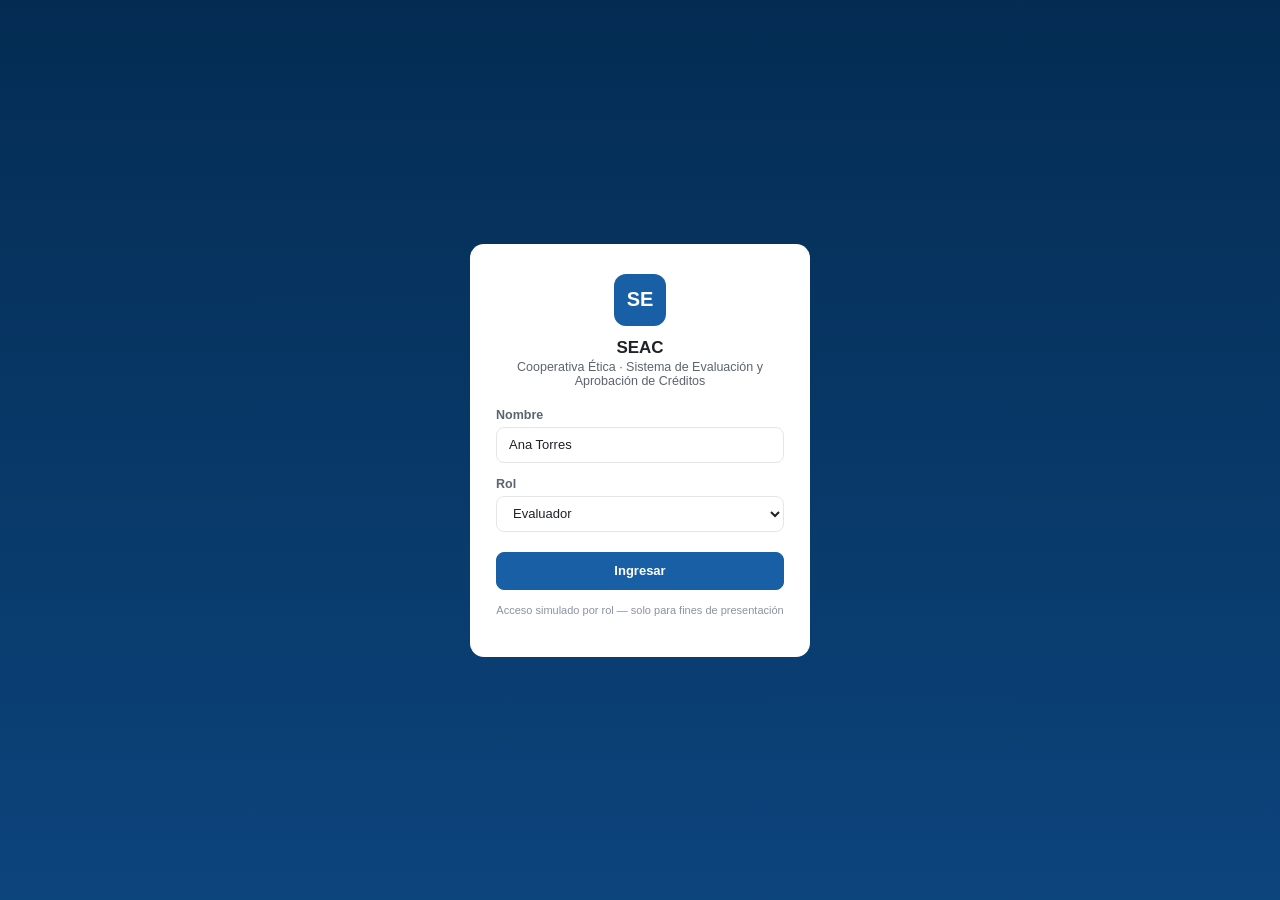
<file: SEAC-mockup/seac-mockup/index.html>
<!DOCTYPE html>
<html lang="es">
<head>
  <meta charset="UTF-8" />
  <meta name="viewport" content="width=device-width, initial-scale=1.0" />
  <title>SEAC · Ingresar</title>
  <link rel="stylesheet" href="style.css" />
</head>
<body>
  <div class="login-wrap">
    <div class="login-card">
      <div class="logo">SE</div>
      <h2>SEAC</h2>
      <p class="sub">Cooperativa Ética &middot; Sistema de Evaluación y Aprobación de Créditos</p>

      <div class="field">
        <label>Nombre</label>
        <input type="text" placeholder="Ana Torres" value="Ana Torres" />
      </div>
      <div class="field">
        <label>Rol</label>
        <select>
          <option>Asesor financiero</option>
          <option selected>Evaluador</option>
          <option>Supervisor financiero</option>
          <option>Administrador del sistema</option>
          <option>Gerencia</option>
        </select>
      </div>

      <a href="dashboard.html" class="btn primary">Ingresar</a>
      <p class="hint">Acceso simulado por rol &mdash; solo para fines de presentación</p>
    </div>
  </div>
</body>
</html>
</file>
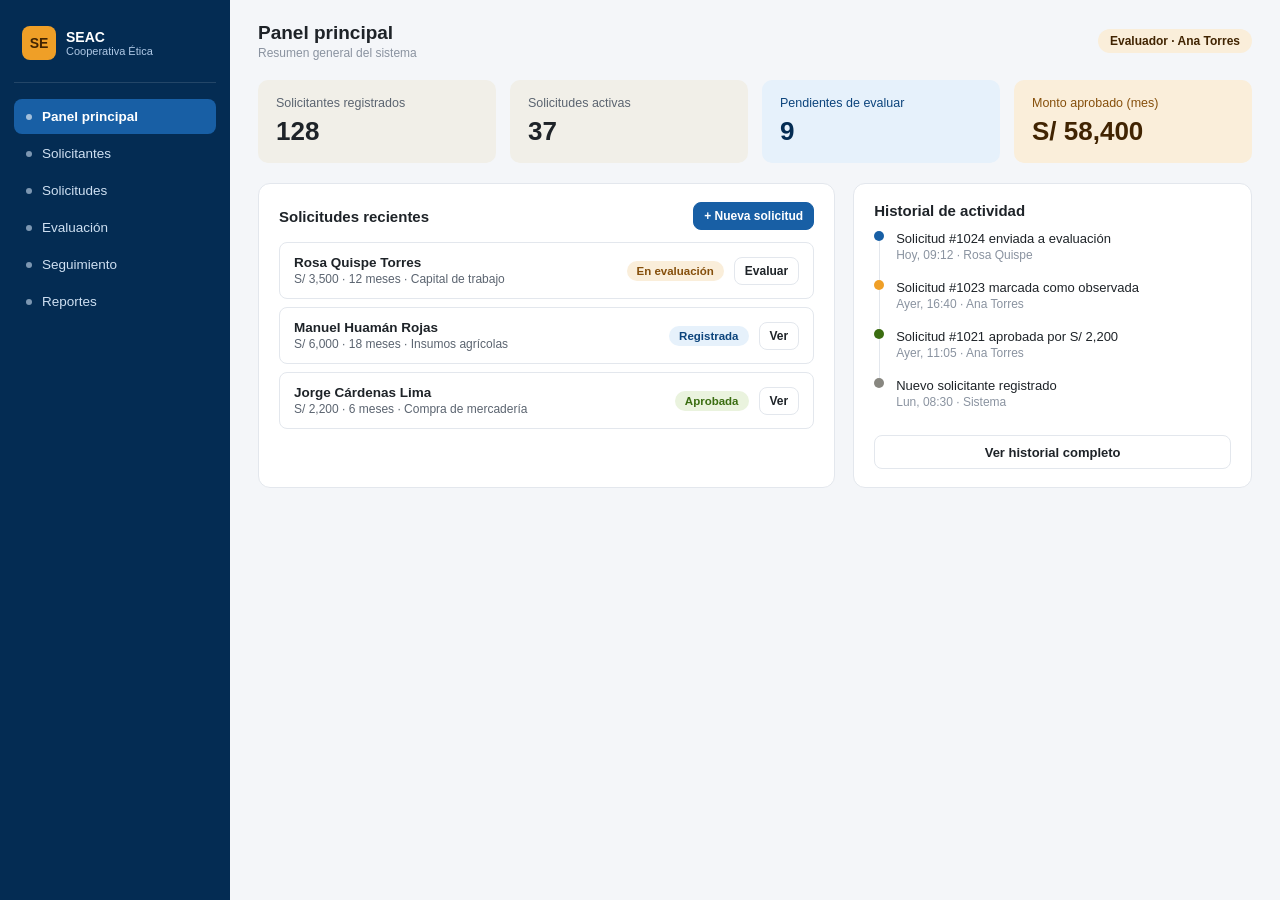
<file: SEAC-mockup/seac-mockup/dashboard.html>
<!DOCTYPE html>
<html lang="es">
<head>
  <meta charset="UTF-8" />
  <meta name="viewport" content="width=device-width, initial-scale=1.0" />
  <title>SEAC · Panel principal</title>
  <link rel="stylesheet" href="style.css" />
</head>
<body>
<div class="app">
  <div class="sidebar">
    <div class="brand">
      <div class="logo">SE</div>
      <div>
        <div class="title">SEAC</div>
        <div class="subtitle">Cooperativa Ética</div>
      </div>
    </div>
    <nav>
      <a href="dashboard.html" class="active"><span class="dot"></span>Panel principal</a>
      <a href="solicitantes.html"><span class="dot"></span>Solicitantes</a>
      <a href="solicitudes.html"><span class="dot"></span>Solicitudes</a>
      <a href="evaluacion.html"><span class="dot"></span>Evaluación</a>
      <a href="seguimiento.html"><span class="dot"></span>Seguimiento</a>
      <a href="reportes.html"><span class="dot"></span>Reportes</a>
    </nav>
  </div>

  <div class="main">
    <div class="topbar">
      <div>
        <h1>Panel principal</h1>
        <p class="breadcrumb">Resumen general del sistema</p>
      </div>
      <span class="role-chip">Evaluador &middot; Ana Torres</span>
    </div>

    <div class="grid-stats">
      <div class="stat">
        <p class="label">Solicitantes registrados</p>
        <p class="value">128</p>
      </div>
      <div class="stat">
        <p class="label">Solicitudes activas</p>
        <p class="value">37</p>
      </div>
      <div class="stat blue">
        <p class="label">Pendientes de evaluar</p>
        <p class="value">9</p>
      </div>
      <div class="stat amber">
        <p class="label">Monto aprobado (mes)</p>
        <p class="value">S/ 58,400</p>
      </div>
    </div>

    <div class="two-col">
      <div class="card">
        <div class="section-title">
          <p>Solicitudes recientes</p>
          <a href="solicitudes.html" class="btn primary sm">+ Nueva solicitud</a>
        </div>

        <div class="row-item">
          <div>
            <p class="name">Rosa Quispe Torres</p>
            <p class="meta">S/ 3,500 &middot; 12 meses &middot; Capital de trabajo</p>
          </div>
          <div class="right">
            <span class="badge amber">En evaluación</span>
            <a href="evaluacion.html" class="btn sm">Evaluar</a>
          </div>
        </div>

        <div class="row-item">
          <div>
            <p class="name">Manuel Huamán Rojas</p>
            <p class="meta">S/ 6,000 &middot; 18 meses &middot; Insumos agrícolas</p>
          </div>
          <div class="right">
            <span class="badge blue">Registrada</span>
            <a href="solicitudes.html" class="btn sm">Ver</a>
          </div>
        </div>

        <div class="row-item">
          <div>
            <p class="name">Jorge Cárdenas Lima</p>
            <p class="meta">S/ 2,200 &middot; 6 meses &middot; Compra de mercadería</p>
          </div>
          <div class="right">
            <span class="badge green">Aprobada</span>
            <a href="seguimiento.html" class="btn sm">Ver</a>
          </div>
        </div>
      </div>

      <div class="card">
        <div class="section-title"><p>Historial de actividad</p></div>
        <div class="timeline">
          <div class="item">
            <div class="dot-col"><div class="dot" style="background:#185FA5"></div><div class="line"></div></div>
            <div class="content">
              <p>Solicitud #1024 enviada a evaluación</p>
              <p class="when">Hoy, 09:12 &middot; Rosa Quispe</p>
            </div>
          </div>
          <div class="item">
            <div class="dot-col"><div class="dot" style="background:#EF9F27"></div><div class="line"></div></div>
            <div class="content">
              <p>Solicitud #1023 marcada como observada</p>
              <p class="when">Ayer, 16:40 &middot; Ana Torres</p>
            </div>
          </div>
          <div class="item">
            <div class="dot-col"><div class="dot" style="background:#3B6D11"></div><div class="line"></div></div>
            <div class="content">
              <p>Solicitud #1021 aprobada por S/ 2,200</p>
              <p class="when">Ayer, 11:05 &middot; Ana Torres</p>
            </div>
          </div>
          <div class="item">
            <div class="dot-col"><div class="dot" style="background:#888780"></div></div>
            <div class="content">
              <p>Nuevo solicitante registrado</p>
              <p class="when">Lun, 08:30 &middot; Sistema</p>
            </div>
          </div>
        </div>
        <a href="seguimiento.html" class="btn" style="width:100%; justify-content:center; margin-top:8px;">Ver historial completo</a>
      </div>
    </div>
  </div>
</div>
</body>
</html>
</file>
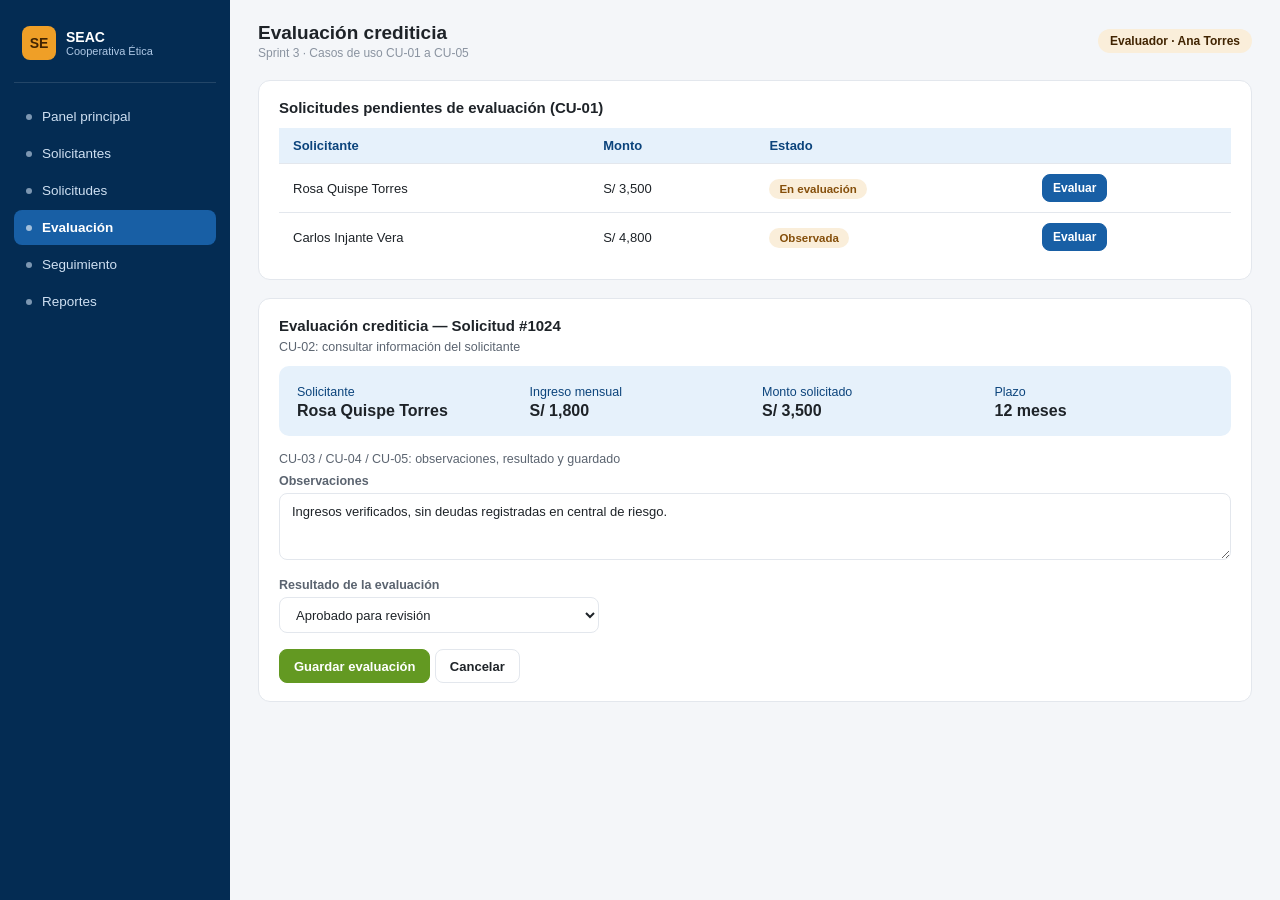
<file: SEAC-mockup/seac-mockup/evaluacion.html>
<!DOCTYPE html>
<html lang="es">
<head>
  <meta charset="UTF-8" />
  <meta name="viewport" content="width=device-width, initial-scale=1.0" />
  <title>SEAC · Evaluación crediticia</title>
  <link rel="stylesheet" href="style.css" />
</head>
<body>
<div class="app">
  <div class="sidebar">
    <div class="brand">
      <div class="logo">SE</div>
      <div>
        <div class="title">SEAC</div>
        <div class="subtitle">Cooperativa Ética</div>
      </div>
    </div>
    <nav>
      <a href="dashboard.html"><span class="dot"></span>Panel principal</a>
      <a href="solicitantes.html"><span class="dot"></span>Solicitantes</a>
      <a href="solicitudes.html"><span class="dot"></span>Solicitudes</a>
      <a href="evaluacion.html" class="active"><span class="dot"></span>Evaluación</a>
      <a href="seguimiento.html"><span class="dot"></span>Seguimiento</a>
      <a href="reportes.html"><span class="dot"></span>Reportes</a>
    </nav>
  </div>

  <div class="main">
    <div class="topbar">
      <div>
        <h1>Evaluación crediticia</h1>
        <p class="breadcrumb">Sprint 3 &middot; Casos de uso CU-01 a CU-05</p>
      </div>
      <span class="role-chip">Evaluador &middot; Ana Torres</span>
    </div>

    <div class="card" style="margin-bottom:18px;">
      <div class="section-title"><p>Solicitudes pendientes de evaluación (CU-01)</p></div>
      <table>
        <thead>
          <tr><th>Solicitante</th><th>Monto</th><th>Estado</th><th></th></tr>
        </thead>
        <tbody>
          <tr>
            <td>Rosa Quispe Torres</td>
            <td>S/ 3,500</td>
            <td><span class="badge amber">En evaluación</span></td>
            <td><a href="#detalle" class="btn primary sm">Evaluar</a></td>
          </tr>
          <tr>
            <td>Carlos Injante Vera</td>
            <td>S/ 4,800</td>
            <td><span class="badge amber">Observada</span></td>
            <td><a href="#detalle" class="btn primary sm">Evaluar</a></td>
          </tr>
        </tbody>
      </table>
    </div>

    <div class="card" id="detalle" style="margin-bottom:18px;">
      <div class="section-title"><p>Evaluación crediticia &mdash; Solicitud #1024</p></div>
      <p style="font-size:12.5px; color:var(--text-secondary); margin:-6px 0 12px;">CU-02: consultar información del solicitante</p>

      <div class="stat blue" style="margin-bottom:16px;">
        <div class="form-row" style="margin-bottom:0;">
          <div><span style="font-size:12.5px; color:var(--blue-800);">Solicitante</span><p style="margin:2px 0 0; font-weight:600;">Rosa Quispe Torres</p></div>
          <div><span style="font-size:12.5px; color:var(--blue-800);">Ingreso mensual</span><p style="margin:2px 0 0; font-weight:600;">S/ 1,800</p></div>
          <div><span style="font-size:12.5px; color:var(--blue-800);">Monto solicitado</span><p style="margin:2px 0 0; font-weight:600;">S/ 3,500</p></div>
          <div><span style="font-size:12.5px; color:var(--blue-800);">Plazo</span><p style="margin:2px 0 0; font-weight:600;">12 meses</p></div>
        </div>
      </div>

      <p style="font-size:12.5px; color:var(--text-secondary); margin:0 0 8px;">CU-03 / CU-04 / CU-05: observaciones, resultado y guardado</p>
      <div class="field" style="margin-bottom:14px;">
        <label>Observaciones</label>
        <textarea rows="3" placeholder="Ingresos verificados, sin deudas pendientes.">Ingresos verificados, sin deudas registradas en central de riesgo.</textarea>
      </div>
      <div class="field" style="margin-bottom:16px; max-width:320px;">
        <label>Resultado de la evaluación</label>
        <select>
          <option>Aprobado para revisión</option>
          <option>Observado</option>
          <option>No recomendable</option>
        </select>
      </div>
      <a href="seguimiento.html" class="btn green">Guardar evaluación</a>
      <a href="evaluacion.html" class="btn">Cancelar</a>
    </div>
  </div>
</div>
</body>
</html>
</file>
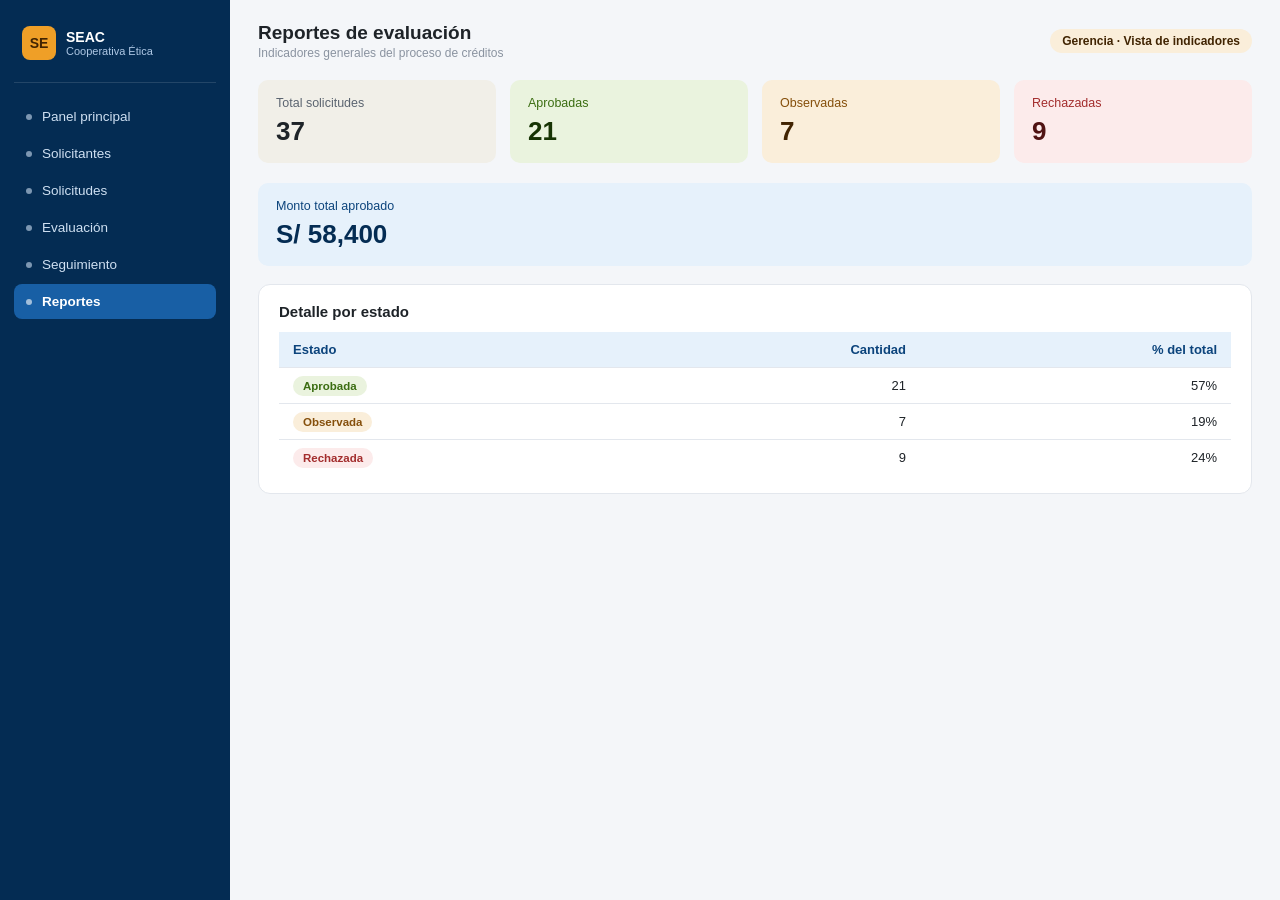
<file: SEAC-mockup/seac-mockup/reportes.html>
<!DOCTYPE html>
<html lang="es">
<head>
  <meta charset="UTF-8" />
  <meta name="viewport" content="width=device-width, initial-scale=1.0" />
  <title>SEAC · Reportes</title>
  <link rel="stylesheet" href="style.css" />
</head>
<body>
<div class="app">
  <div class="sidebar">
    <div class="brand">
      <div class="logo">SE</div>
      <div>
        <div class="title">SEAC</div>
        <div class="subtitle">Cooperativa Ética</div>
      </div>
    </div>
    <nav>
      <a href="dashboard.html"><span class="dot"></span>Panel principal</a>
      <a href="solicitantes.html"><span class="dot"></span>Solicitantes</a>
      <a href="solicitudes.html"><span class="dot"></span>Solicitudes</a>
      <a href="evaluacion.html"><span class="dot"></span>Evaluación</a>
      <a href="seguimiento.html"><span class="dot"></span>Seguimiento</a>
      <a href="reportes.html" class="active"><span class="dot"></span>Reportes</a>
    </nav>
  </div>

  <div class="main">
    <div class="topbar">
      <div>
        <h1>Reportes de evaluación</h1>
        <p class="breadcrumb">Indicadores generales del proceso de créditos</p>
      </div>
      <span class="role-chip">Gerencia &middot; Vista de indicadores</span>
    </div>

    <div class="grid-stats">
      <div class="stat">
        <p class="label">Total solicitudes</p>
        <p class="value">37</p>
      </div>
      <div class="stat green">
        <p class="label">Aprobadas</p>
        <p class="value">21</p>
      </div>
      <div class="stat amber">
        <p class="label">Observadas</p>
        <p class="value">7</p>
      </div>
      <div class="stat red">
        <p class="label">Rechazadas</p>
        <p class="value">9</p>
      </div>
    </div>

    <div class="stat blue" style="margin-bottom:18px;">
      <p class="label">Monto total aprobado</p>
      <p class="value">S/ 58,400</p>
    </div>

    <div class="card">
      <div class="section-title"><p>Detalle por estado</p></div>
      <table>
        <thead>
          <tr><th>Estado</th><th style="text-align:right;">Cantidad</th><th style="text-align:right;">% del total</th></tr>
        </thead>
        <tbody>
          <tr><td><span class="badge green">Aprobada</span></td><td style="text-align:right;">21</td><td style="text-align:right;">57%</td></tr>
          <tr><td><span class="badge amber">Observada</span></td><td style="text-align:right;">7</td><td style="text-align:right;">19%</td></tr>
          <tr><td><span class="badge red">Rechazada</span></td><td style="text-align:right;">9</td><td style="text-align:right;">24%</td></tr>
        </tbody>
      </table>
    </div>
  </div>
</div>
</body>
</html>
</file>
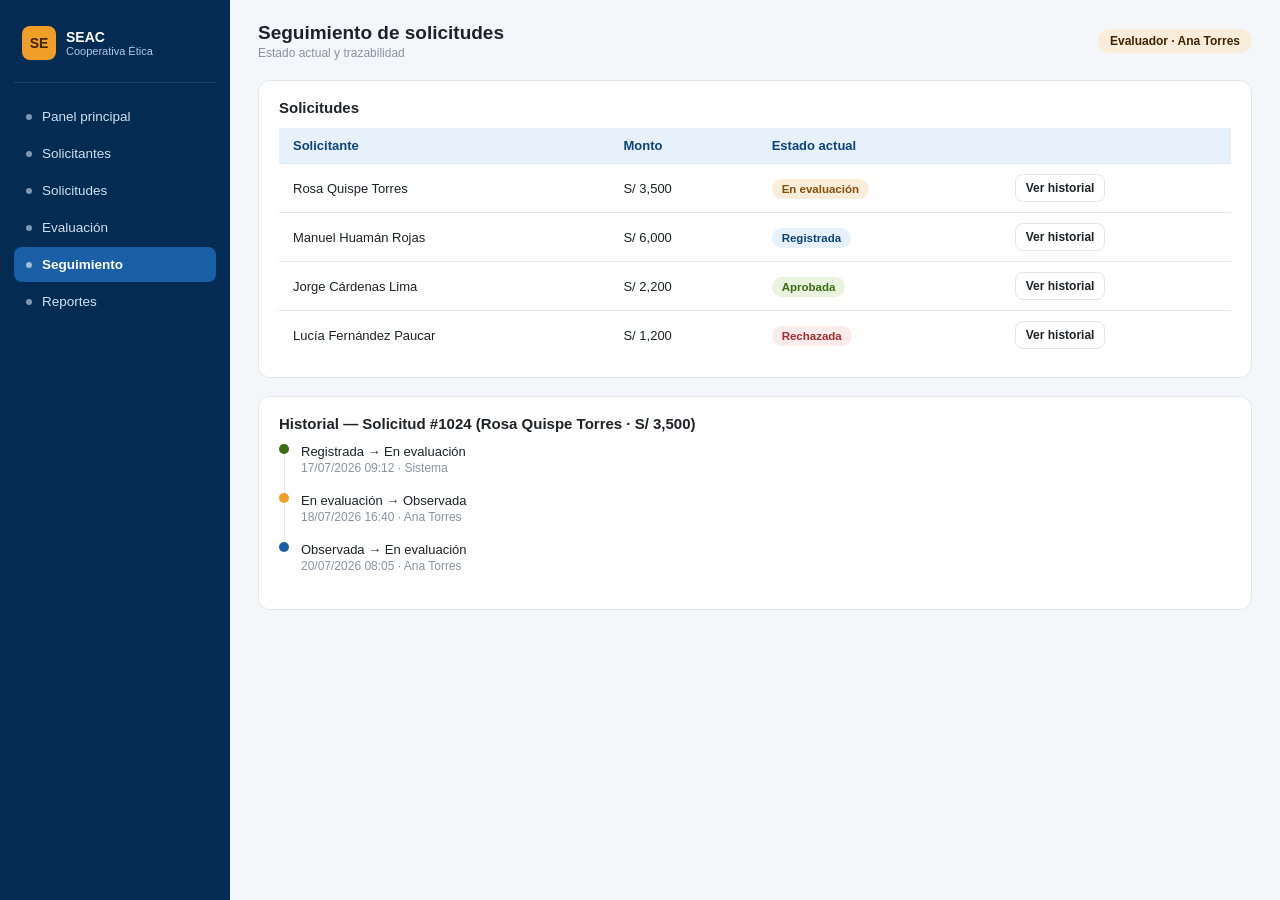
<file: SEAC-mockup/seac-mockup/seguimiento.html>
<!DOCTYPE html>
<html lang="es">
<head>
  <meta charset="UTF-8" />
  <meta name="viewport" content="width=device-width, initial-scale=1.0" />
  <title>SEAC · Seguimiento</title>
  <link rel="stylesheet" href="style.css" />
</head>
<body>
<div class="app">
  <div class="sidebar">
    <div class="brand">
      <div class="logo">SE</div>
      <div>
        <div class="title">SEAC</div>
        <div class="subtitle">Cooperativa Ética</div>
      </div>
    </div>
    <nav>
      <a href="dashboard.html"><span class="dot"></span>Panel principal</a>
      <a href="solicitantes.html"><span class="dot"></span>Solicitantes</a>
      <a href="solicitudes.html"><span class="dot"></span>Solicitudes</a>
      <a href="evaluacion.html"><span class="dot"></span>Evaluación</a>
      <a href="seguimiento.html" class="active"><span class="dot"></span>Seguimiento</a>
      <a href="reportes.html"><span class="dot"></span>Reportes</a>
    </nav>
  </div>

  <div class="main">
    <div class="topbar">
      <div>
        <h1>Seguimiento de solicitudes</h1>
        <p class="breadcrumb">Estado actual y trazabilidad</p>
      </div>
      <span class="role-chip">Evaluador &middot; Ana Torres</span>
    </div>

    <div class="card" style="margin-bottom:18px;">
      <div class="section-title"><p>Solicitudes</p></div>
      <table>
        <thead>
          <tr><th>Solicitante</th><th>Monto</th><th>Estado actual</th><th></th></tr>
        </thead>
        <tbody>
          <tr>
            <td>Rosa Quispe Torres</td>
            <td>S/ 3,500</td>
            <td><span class="badge amber">En evaluación</span></td>
            <td><a href="#historial" class="btn sm">Ver historial</a></td>
          </tr>
          <tr>
            <td>Manuel Huamán Rojas</td>
            <td>S/ 6,000</td>
            <td><span class="badge blue">Registrada</span></td>
            <td><a href="#historial" class="btn sm">Ver historial</a></td>
          </tr>
          <tr>
            <td>Jorge Cárdenas Lima</td>
            <td>S/ 2,200</td>
            <td><span class="badge green">Aprobada</span></td>
            <td><a href="#historial" class="btn sm">Ver historial</a></td>
          </tr>
          <tr>
            <td>Lucía Fernández Paucar</td>
            <td>S/ 1,200</td>
            <td><span class="badge red">Rechazada</span></td>
            <td><a href="#historial" class="btn sm">Ver historial</a></td>
          </tr>
        </tbody>
      </table>
    </div>

    <div class="card" id="historial">
      <div class="section-title"><p>Historial &mdash; Solicitud #1024 (Rosa Quispe Torres &middot; S/ 3,500)</p></div>
      <div class="timeline">
        <div class="item">
          <div class="dot-col"><div class="dot" style="background:#3B6D11"></div><div class="line"></div></div>
          <div class="content">
            <p>Registrada &rarr; En evaluación</p>
            <p class="when">17/07/2026 09:12 &middot; Sistema</p>
          </div>
        </div>
        <div class="item">
          <div class="dot-col"><div class="dot" style="background:#EF9F27"></div><div class="line"></div></div>
          <div class="content">
            <p>En evaluación &rarr; Observada</p>
            <p class="when">18/07/2026 16:40 &middot; Ana Torres</p>
          </div>
        </div>
        <div class="item">
          <div class="dot-col"><div class="dot" style="background:#185FA5"></div></div>
          <div class="content">
            <p>Observada &rarr; En evaluación</p>
            <p class="when">20/07/2026 08:05 &middot; Ana Torres</p>
          </div>
        </div>
      </div>
    </div>
  </div>
</div>
</body>
</html>
</file>
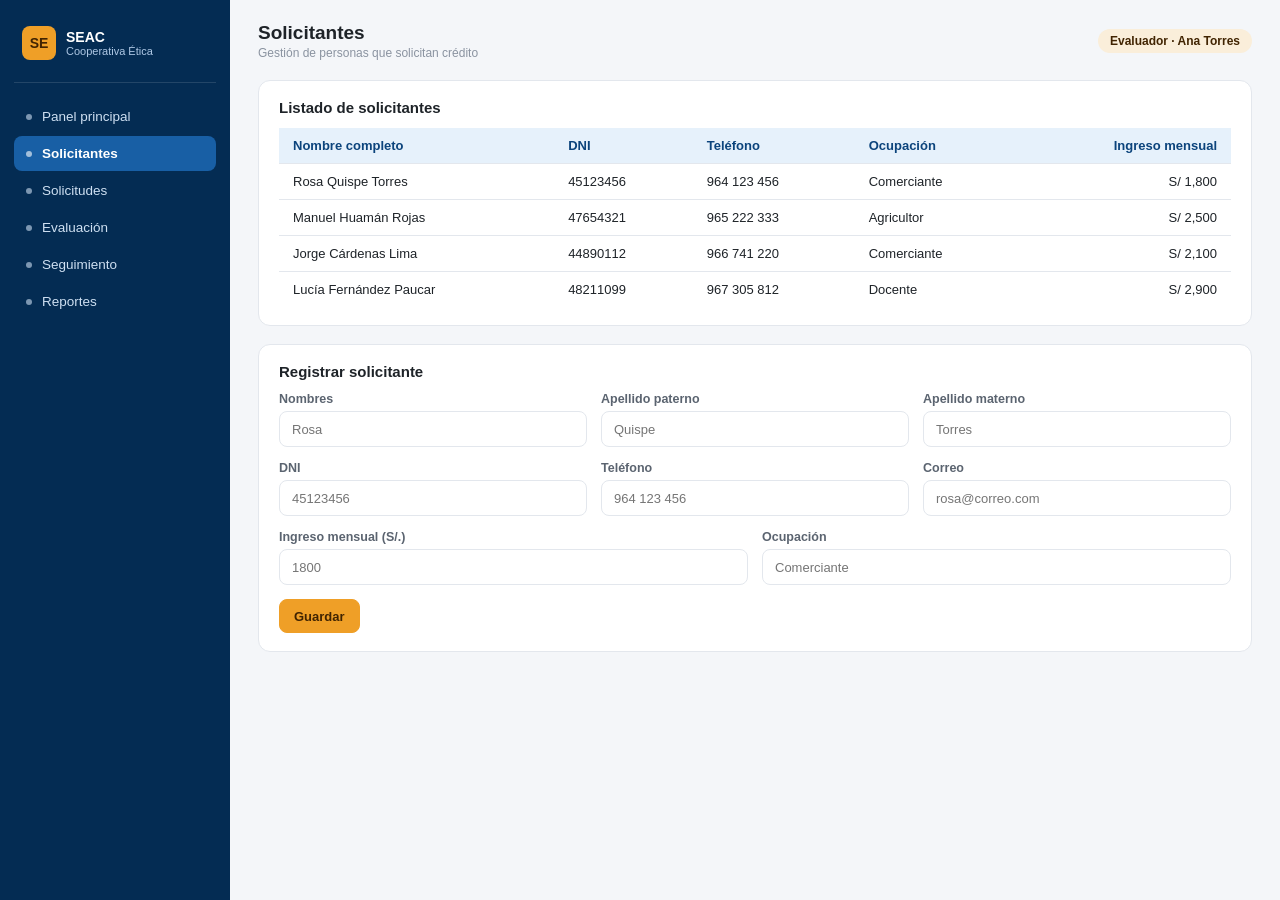
<file: SEAC-mockup/seac-mockup/solicitantes.html>
<!DOCTYPE html>
<html lang="es">
<head>
  <meta charset="UTF-8" />
  <meta name="viewport" content="width=device-width, initial-scale=1.0" />
  <title>SEAC · Solicitantes</title>
  <link rel="stylesheet" href="style.css" />
</head>
<body>
<div class="app">
  <div class="sidebar">
    <div class="brand">
      <div class="logo">SE</div>
      <div>
        <div class="title">SEAC</div>
        <div class="subtitle">Cooperativa Ética</div>
      </div>
    </div>
    <nav>
      <a href="dashboard.html"><span class="dot"></span>Panel principal</a>
      <a href="solicitantes.html" class="active"><span class="dot"></span>Solicitantes</a>
      <a href="solicitudes.html"><span class="dot"></span>Solicitudes</a>
      <a href="evaluacion.html"><span class="dot"></span>Evaluación</a>
      <a href="seguimiento.html"><span class="dot"></span>Seguimiento</a>
      <a href="reportes.html"><span class="dot"></span>Reportes</a>
    </nav>
  </div>

  <div class="main">
    <div class="topbar">
      <div>
        <h1>Solicitantes</h1>
        <p class="breadcrumb">Gestión de personas que solicitan crédito</p>
      </div>
      <span class="role-chip">Evaluador &middot; Ana Torres</span>
    </div>

    <div class="card" style="margin-bottom:18px;">
      <div class="section-title"><p>Listado de solicitantes</p></div>
      <table>
        <thead>
          <tr>
            <th>Nombre completo</th>
            <th>DNI</th>
            <th>Teléfono</th>
            <th>Ocupación</th>
            <th style="text-align:right;">Ingreso mensual</th>
          </tr>
        </thead>
        <tbody>
          <tr>
            <td>Rosa Quispe Torres</td>
            <td>45123456</td>
            <td>964 123 456</td>
            <td>Comerciante</td>
            <td style="text-align:right;">S/ 1,800</td>
          </tr>
          <tr>
            <td>Manuel Huamán Rojas</td>
            <td>47654321</td>
            <td>965 222 333</td>
            <td>Agricultor</td>
            <td style="text-align:right;">S/ 2,500</td>
          </tr>
          <tr>
            <td>Jorge Cárdenas Lima</td>
            <td>44890112</td>
            <td>966 741 220</td>
            <td>Comerciante</td>
            <td style="text-align:right;">S/ 2,100</td>
          </tr>
          <tr>
            <td>Lucía Fernández Paucar</td>
            <td>48211099</td>
            <td>967 305 812</td>
            <td>Docente</td>
            <td style="text-align:right;">S/ 2,900</td>
          </tr>
        </tbody>
      </table>
    </div>

    <div class="card">
      <div class="section-title"><p>Registrar solicitante</p></div>
      <div class="form-row">
        <div class="field"><label>Nombres</label><input type="text" placeholder="Rosa" /></div>
        <div class="field"><label>Apellido paterno</label><input type="text" placeholder="Quispe" /></div>
        <div class="field"><label>Apellido materno</label><input type="text" placeholder="Torres" /></div>
      </div>
      <div class="form-row">
        <div class="field"><label>DNI</label><input type="text" placeholder="45123456" /></div>
        <div class="field"><label>Teléfono</label><input type="text" placeholder="964 123 456" /></div>
        <div class="field"><label>Correo</label><input type="text" placeholder="rosa@correo.com" /></div>
      </div>
      <div class="form-row">
        <div class="field"><label>Ingreso mensual (S/.)</label><input type="text" placeholder="1800" /></div>
        <div class="field"><label>Ocupación</label><input type="text" placeholder="Comerciante" /></div>
      </div>
      <a href="solicitantes.html" class="btn amber">Guardar</a>
    </div>
  </div>
</div>
</body>
</html>
</file>
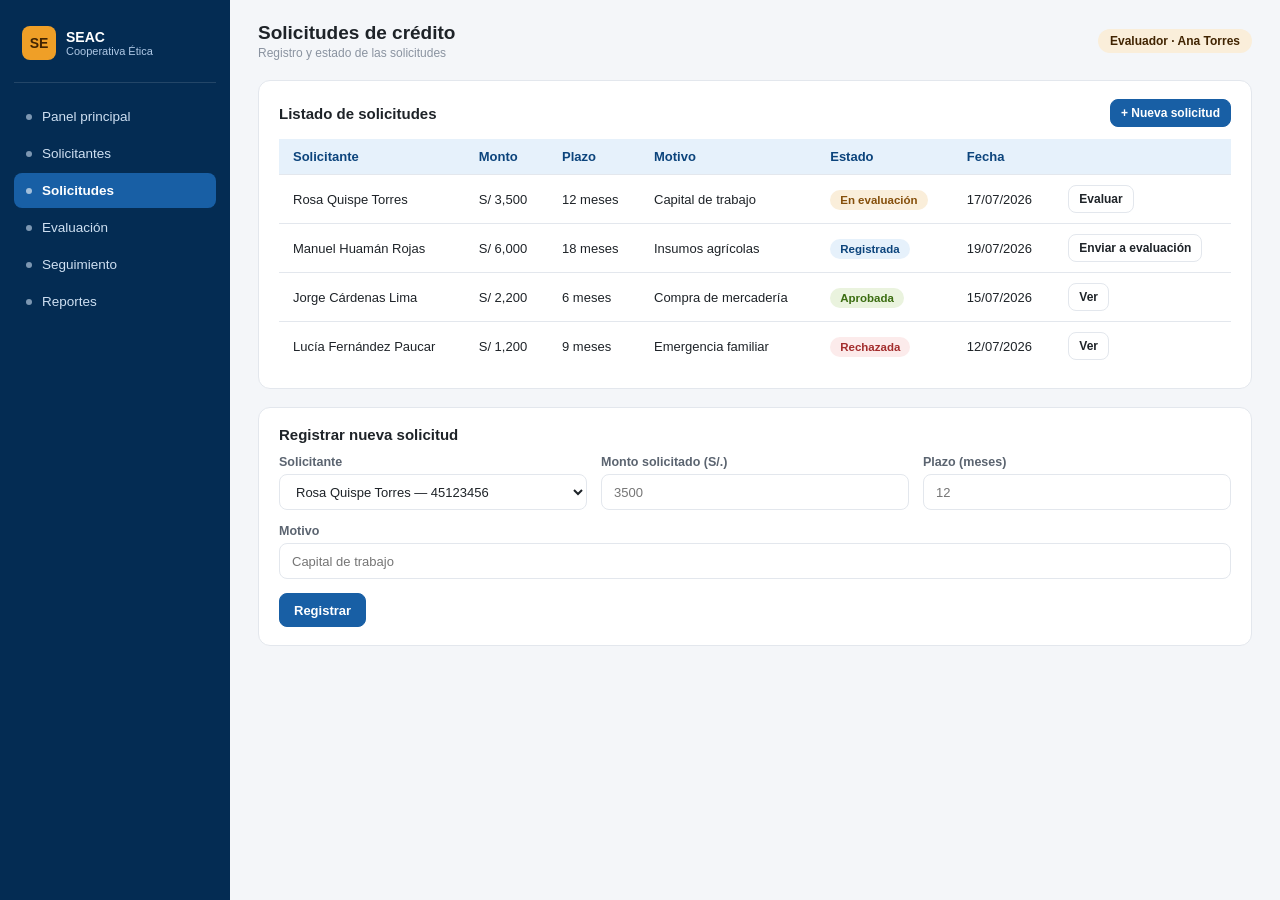
<file: SEAC-mockup/seac-mockup/solicitudes.html>
<!DOCTYPE html>
<html lang="es">
<head>
  <meta charset="UTF-8" />
  <meta name="viewport" content="width=device-width, initial-scale=1.0" />
  <title>SEAC · Solicitudes</title>
  <link rel="stylesheet" href="style.css" />
</head>
<body>
<div class="app">
  <div class="sidebar">
    <div class="brand">
      <div class="logo">SE</div>
      <div>
        <div class="title">SEAC</div>
        <div class="subtitle">Cooperativa Ética</div>
      </div>
    </div>
    <nav>
      <a href="dashboard.html"><span class="dot"></span>Panel principal</a>
      <a href="solicitantes.html"><span class="dot"></span>Solicitantes</a>
      <a href="solicitudes.html" class="active"><span class="dot"></span>Solicitudes</a>
      <a href="evaluacion.html"><span class="dot"></span>Evaluación</a>
      <a href="seguimiento.html"><span class="dot"></span>Seguimiento</a>
      <a href="reportes.html"><span class="dot"></span>Reportes</a>
    </nav>
  </div>

  <div class="main">
    <div class="topbar">
      <div>
        <h1>Solicitudes de crédito</h1>
        <p class="breadcrumb">Registro y estado de las solicitudes</p>
      </div>
      <span class="role-chip">Evaluador &middot; Ana Torres</span>
    </div>

    <div class="card" style="margin-bottom:18px;">
      <div class="section-title">
        <p>Listado de solicitudes</p>
        <a href="#nueva" class="btn primary sm">+ Nueva solicitud</a>
      </div>
      <table>
        <thead>
          <tr>
            <th>Solicitante</th>
            <th>Monto</th>
            <th>Plazo</th>
            <th>Motivo</th>
            <th>Estado</th>
            <th>Fecha</th>
            <th></th>
          </tr>
        </thead>
        <tbody>
          <tr>
            <td>Rosa Quispe Torres</td>
            <td>S/ 3,500</td>
            <td>12 meses</td>
            <td>Capital de trabajo</td>
            <td><span class="badge amber">En evaluación</span></td>
            <td>17/07/2026</td>
            <td><a href="evaluacion.html" class="btn sm">Evaluar</a></td>
          </tr>
          <tr>
            <td>Manuel Huamán Rojas</td>
            <td>S/ 6,000</td>
            <td>18 meses</td>
            <td>Insumos agrícolas</td>
            <td><span class="badge blue">Registrada</span></td>
            <td>19/07/2026</td>
            <td><a href="#" class="btn sm">Enviar a evaluación</a></td>
          </tr>
          <tr>
            <td>Jorge Cárdenas Lima</td>
            <td>S/ 2,200</td>
            <td>6 meses</td>
            <td>Compra de mercadería</td>
            <td><span class="badge green">Aprobada</span></td>
            <td>15/07/2026</td>
            <td><a href="seguimiento.html" class="btn sm">Ver</a></td>
          </tr>
          <tr>
            <td>Lucía Fernández Paucar</td>
            <td>S/ 1,200</td>
            <td>9 meses</td>
            <td>Emergencia familiar</td>
            <td><span class="badge red">Rechazada</span></td>
            <td>12/07/2026</td>
            <td><a href="seguimiento.html" class="btn sm">Ver</a></td>
          </tr>
        </tbody>
      </table>
    </div>

    <div class="card" id="nueva">
      <div class="section-title"><p>Registrar nueva solicitud</p></div>
      <div class="form-row">
        <div class="field">
          <label>Solicitante</label>
          <select>
            <option>Rosa Quispe Torres &mdash; 45123456</option>
            <option>Manuel Huamán Rojas &mdash; 47654321</option>
            <option>Jorge Cárdenas Lima &mdash; 44890112</option>
          </select>
        </div>
        <div class="field"><label>Monto solicitado (S/.)</label><input type="text" placeholder="3500" /></div>
        <div class="field"><label>Plazo (meses)</label><input type="text" placeholder="12" /></div>
      </div>
      <div class="form-row">
        <div class="field"><label>Motivo</label><input type="text" placeholder="Capital de trabajo" /></div>
      </div>
      <a href="solicitudes.html" class="btn primary">Registrar</a>
    </div>
  </div>
</div>
</body>
</html>
</file>
<file: SEAC-mockup/seac-mockup/style.css>
:root {
  --blue-50: #E6F1FB;
  --blue-100: #B5D4F4;
  --blue-400: #378ADD;
  --blue-600: #185FA5;
  --blue-800: #0C447C;
  --blue-900: #042C53;

  --amber-50: #FAEEDA;
  --amber-200: #EF9F27;
  --amber-600: #854F0B;
  --amber-900: #412402;

  --green-50: #EAF3DE;
  --green-600: #3B6D11;
  --green-900: #173404;

  --red-50: #FCEBEB;
  --red-600: #A32D2D;
  --red-900: #501313;

  --gray-50: #F1EFE8;
  --gray-200: #D3D1C7;
  --gray-400: #888780;
  --gray-700: #444441;
  --gray-900: #2C2C2A;

  --surface: #FFFFFF;
  --page-bg: #F4F6F9;
  --text-primary: #1E2328;
  --text-secondary: #5B6470;
  --text-muted: #8A93A0;
  --border: #E3E7ED;
  --radius: 10px;
  --sidebar-w: 230px;
}

* { box-sizing: border-box; }

body {
  margin: 0;
  font-family: "Segoe UI", "Helvetica Neue", Arial, sans-serif;
  background: var(--page-bg);
  color: var(--text-primary);
}

a { text-decoration: none; color: inherit; }

/* ---------- Layout con sidebar ---------- */
.app {
  display: flex;
  min-height: 100vh;
}

.sidebar {
  width: var(--sidebar-w);
  background: var(--blue-900);
  color: #fff;
  padding: 20px 14px;
  flex-shrink: 0;
}

.sidebar .brand {
  display: flex;
  align-items: center;
  gap: 10px;
  padding: 6px 8px 22px;
  border-bottom: 1px solid rgba(255,255,255,0.12);
  margin-bottom: 16px;
}

.sidebar .brand .logo {
  width: 34px;
  height: 34px;
  border-radius: 8px;
  background: var(--amber-200);
  display: flex;
  align-items: center;
  justify-content: center;
  font-weight: 700;
  color: var(--amber-900);
  font-size: 14px;
  flex-shrink: 0;
}

.sidebar .brand .title { font-size: 14px; font-weight: 600; line-height: 1.2; }
.sidebar .brand .subtitle { font-size: 11px; color: #AFC8E5; }

.sidebar nav a {
  display: flex;
  align-items: center;
  gap: 10px;
  padding: 10px 12px;
  border-radius: 8px;
  font-size: 13.5px;
  color: #CFE0F2;
  margin-bottom: 2px;
}

.sidebar nav a:hover { background: rgba(255,255,255,0.08); color: #fff; }
.sidebar nav a.active { background: var(--blue-600); color: #fff; font-weight: 600; }

.sidebar nav a .dot {
  width: 6px; height: 6px; border-radius: 50%;
  background: currentColor; opacity: 0.6; flex-shrink: 0;
}

.main { flex: 1; padding: 22px 28px; min-width: 0; }

.topbar {
  display: flex;
  align-items: center;
  justify-content: space-between;
  margin-bottom: 20px;
}

.topbar h1 { font-size: 19px; font-weight: 600; margin: 0; }
.topbar .breadcrumb { font-size: 12px; color: var(--text-muted); margin: 2px 0 0; }

.role-chip {
  font-size: 12px;
  background: var(--amber-50);
  color: var(--amber-900);
  padding: 5px 12px;
  border-radius: 20px;
  font-weight: 600;
  display: inline-flex;
  align-items: center;
  gap: 6px;
}

/* ---------- Componentes ---------- */
.card {
  background: var(--surface);
  border: 1px solid var(--border);
  border-radius: 12px;
  padding: 18px 20px;
}

.grid-stats {
  display: grid;
  grid-template-columns: repeat(auto-fit, minmax(160px, 1fr));
  gap: 14px;
  margin-bottom: 20px;
}

.stat {
  border-radius: var(--radius);
  padding: 16px 18px;
  background: var(--gray-50);
}
.stat.blue { background: var(--blue-50); }
.stat.amber { background: var(--amber-50); }
.stat.green { background: var(--green-50); }
.stat.red { background: var(--red-50); }

.stat .label { font-size: 12.5px; color: var(--text-secondary); margin: 0 0 6px; }
.stat.blue .label { color: var(--blue-800); }
.stat.amber .label { color: var(--amber-600); }
.stat.green .label { color: var(--green-600); }
.stat.red .label { color: var(--red-600); }

.stat .value { font-size: 26px; font-weight: 700; margin: 0; }
.stat.blue .value { color: var(--blue-900); }
.stat.amber .value { color: var(--amber-900); }
.stat.green .value { color: var(--green-900); }
.stat.red .value { color: var(--red-900); }

.section-title {
  display: flex;
  align-items: center;
  justify-content: space-between;
  margin-bottom: 12px;
}
.section-title p { margin: 0; font-size: 15px; font-weight: 600; }

table { width: 100%; border-collapse: collapse; font-size: 13px; }
thead th {
  text-align: left;
  padding: 10px 14px;
  background: var(--blue-50);
  color: var(--blue-800);
  font-weight: 600;
}
tbody td { padding: 10px 14px; border-top: 1px solid var(--border); }
tbody tr:hover { background: #FAFBFD; }

.badge {
  font-size: 11.5px;
  padding: 4px 10px;
  border-radius: 20px;
  font-weight: 600;
  white-space: nowrap;
}
.badge.blue { background: var(--blue-50); color: var(--blue-800); }
.badge.amber { background: var(--amber-50); color: var(--amber-600); }
.badge.green { background: var(--green-50); color: var(--green-600); }
.badge.red { background: var(--red-50); color: var(--red-600); }
.badge.gray { background: var(--gray-50); color: var(--gray-700); }

.btn {
  display: inline-flex;
  align-items: center;
  gap: 6px;
  height: 34px;
  padding: 0 14px;
  border-radius: 8px;
  border: 1px solid var(--border);
  background: var(--surface);
  font-size: 13px;
  font-weight: 600;
  cursor: pointer;
  color: var(--text-primary);
}
.btn:hover { background: var(--gray-50); }
.btn.primary { background: var(--blue-600); border-color: var(--blue-600); color: #fff; }
.btn.primary:hover { background: var(--blue-800); }
.btn.amber { background: var(--amber-200); border-color: var(--amber-200); color: var(--amber-900); }
.btn.amber:hover { background: #e08f14; }
.btn.green { background: #639922; border-color: #639922; color: #fff; }
.btn.red { background: #E24B4A; border-color: #E24B4A; color: #fff; }
.btn.sm { height: 28px; padding: 0 10px; font-size: 12px; }

.form-row { display: grid; grid-template-columns: repeat(auto-fit, minmax(180px,1fr)); gap: 14px; margin-bottom: 14px; }
.field label { display: block; font-size: 12.5px; color: var(--text-secondary); margin-bottom: 5px; font-weight: 600; }
.field input, .field select, .field textarea {
  width: 100%;
  height: 36px;
  border-radius: 8px;
  border: 1px solid var(--border);
  padding: 0 12px;
  font-size: 13px;
  font-family: inherit;
  background: #fff;
  color: var(--text-primary);
}
.field textarea { height: auto; padding: 10px 12px; }
.field input:focus, .field select:focus, .field textarea:focus {
  outline: none;
  border-color: var(--blue-400);
  box-shadow: 0 0 0 3px var(--blue-50);
}

.two-col { display: flex; gap: 18px; flex-wrap: wrap; }
.two-col > .card:first-child { flex: 1.5; min-width: 340px; }
.two-col > .card:last-child { flex: 1; min-width: 260px; }

.row-item {
  display: flex;
  align-items: center;
  justify-content: space-between;
  border: 1px solid var(--border);
  border-radius: 8px;
  padding: 12px 14px;
  margin-bottom: 8px;
}
.row-item .name { font-size: 13.5px; font-weight: 600; margin: 0; }
.row-item .meta { font-size: 12px; color: var(--text-secondary); margin: 2px 0 0; }
.row-item .right { display: flex; align-items: center; gap: 10px; }

/* Historial / timeline */
.timeline { display: flex; flex-direction: column; }
.timeline .item { display: flex; gap: 12px; }
.timeline .dot-col { display: flex; flex-direction: column; align-items: center; }
.timeline .dot { width: 10px; height: 10px; border-radius: 50%; flex-shrink: 0; }
.timeline .line { width: 1px; flex: 1; background: var(--border); min-height: 30px; }
.timeline .item .content { padding-bottom: 18px; }
.timeline .item p { margin: 0; font-size: 13px; }
.timeline .item .when { font-size: 12px; color: var(--text-muted); margin-top: 2px; }

/* ---------- Login ---------- */
.login-wrap {
  min-height: 100vh;
  display: flex;
  align-items: center;
  justify-content: center;
  background: linear-gradient(180deg, var(--blue-900), var(--blue-800));
}
.login-card {
  width: 340px;
  background: var(--surface);
  border-radius: 14px;
  padding: 30px 26px;
  text-align: center;
}
.login-card .logo {
  width: 52px; height: 52px; border-radius: 12px;
  background: var(--blue-600);
  display: flex; align-items: center; justify-content: center;
  margin: 0 auto 12px;
  font-weight: 700; color: #fff; font-size: 20px;
}
.login-card h2 { font-size: 17px; margin: 0 0 2px; }
.login-card .sub { font-size: 12.5px; color: var(--text-secondary); margin: 0 0 20px; }
.login-card .field { text-align: left; margin-bottom: 14px; }
.login-card .btn.primary { width: 100%; justify-content: center; height: 38px; margin-top: 6px; }
.login-card .hint { font-size: 11px; color: var(--text-muted); margin-top: 14px; }

@media (max-width: 800px) {
  .app { flex-direction: column; }
  .sidebar { width: 100%; }
}
</file>
